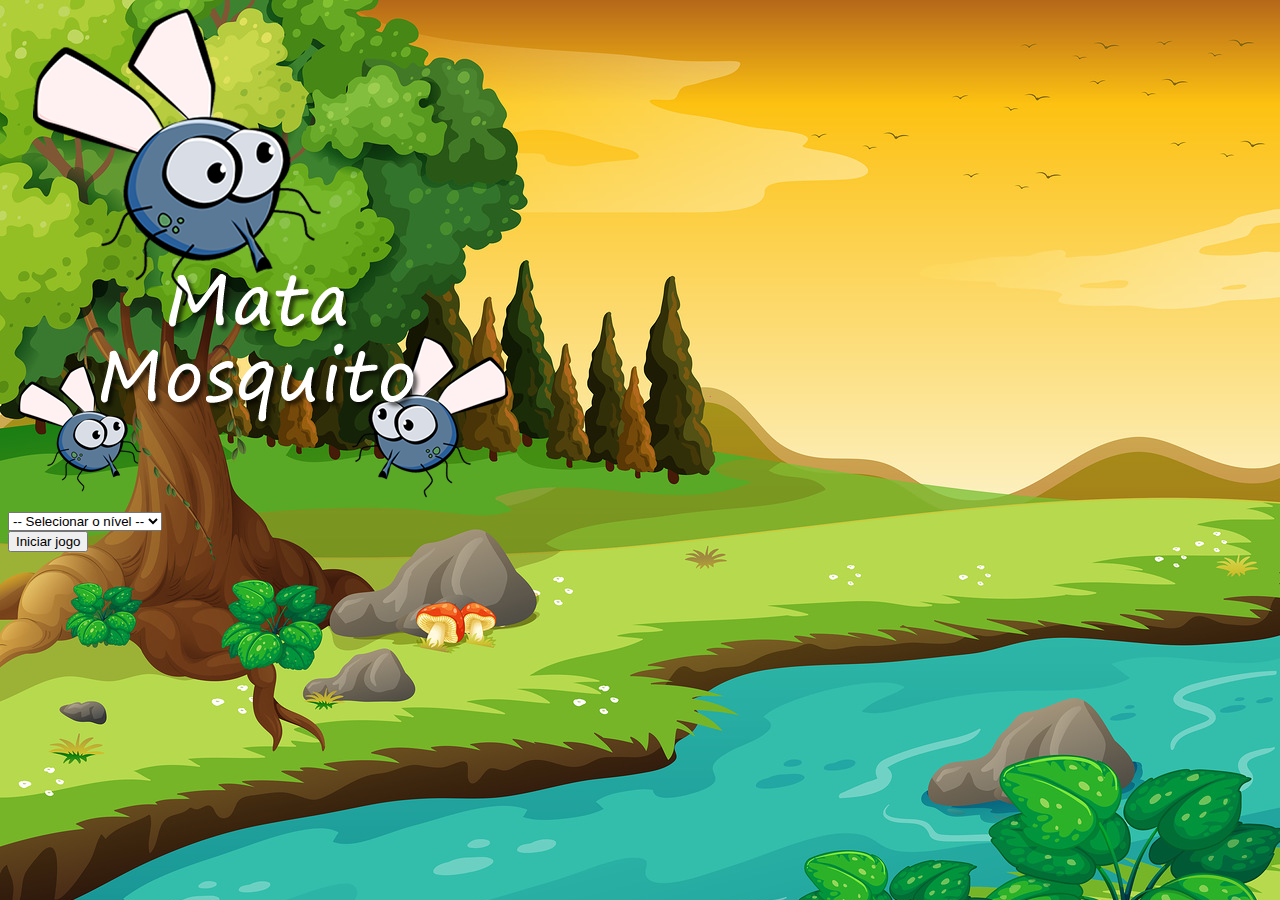
<file: index.html>
<!DOCTYPE html>
<html lang="pt-br">
    <head>
        <meta charset="UTF-8">
        <meta name="viewport" content="width=device-width, initial-scale=1.0">
        <title>Game Over - Mata Mosquito</title>

        <!-- bootstrap -->
        <link rel="stylesheet" href="https://stackpath.bootstrapcdn.com/bootstrap/4.5.0/css/bootstrap.min.css" integrity="sha384-9aIt2nRpC12Uk9gS9baDl411NQApFmC26EwAOH8WgZl5MYYxFfc+NcPb1dKGj7Sk" crossorigin="anonymous">
        <link rel="stylesheet" href="css/style.css">

        <script>
            function iniciarJogo() {
                var nivel = document
                    .getElementById('nivel')
                    .value

                if (nivel === '') {
                    alert('Selecione um nível')
                    return false
                } else {
                    window.location.href = "app.html?" + nivel
                }
            }
        </script>
    </head>
    <body>
        <div class="container">
            <div class="row">
                <div class="col">
                    <div class="d-flex justify-content-center">
                        <img src="assets/game.png" alt="game_over">
                    </div>
                </div>
            </div>

            <div class="row">
                <div class="col">
                    <div class="d-flex justify-content-center">
                        <div class="mb-2">
                            <select name="selecao" class="form-control" id="nivel">
                                <option value="">-- Selecionar o nível --</option>
                                <option value="Normal">Normal</option>
                                <option value="Dificil">Difícil</option>
                                <option value="ChuckNorris">Chuck Norris</option>
                            </select>
                        </div>
                    </div>
                </div>
            </div>

            <div class="row">
                <div class="col">
                    <div class="d-flex justify-content-center">
                        <button class="btn btn-danger btn-lg" onclick="iniciarJogo()">Iniciar jogo</button>
                    </div>
                </div>
            </div>
        </div>
    </body>
</html>
</file>
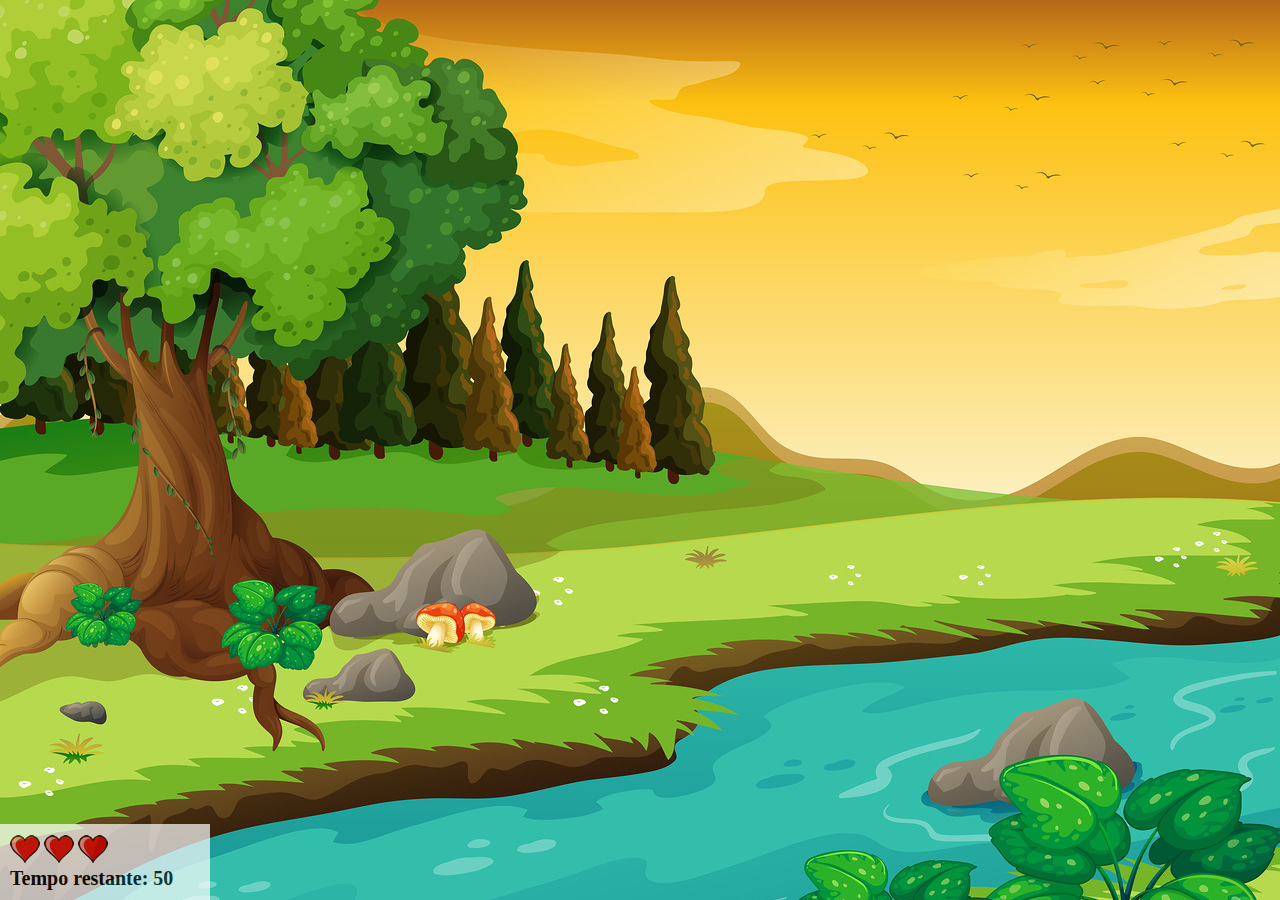
<file: app.html>
<!DOCTYPE html>
<html lang="pt-br">
    <head>
        <meta charset="UTF-8">
        <meta name="viewport" content="width=device-width, initial-scale=1.0">
        <title>Game Mata Mosquito</title>

        <link rel="stylesheet" href="css/style.css">
        <script src="js/scripts.js"></script>
    </head>
    <body onresize="ajustaTamanhoPalcoJogo()">
        <div class="painel">
            <div class="vidas">
                <img id="l1" src="assets/coracao_cheio.png" alt="heart">  
                <img id="l2" src="assets/coracao_cheio.png" alt="heart">
                <img id="l3" src="assets/coracao_cheio.png" alt="heart">              
            </div>

            <div class="cronometro">Tempo restante: <span id="cronometro"></span></div>
        </div>

        <script>
            document.getElementById('cronometro').innerHTML = tempo

            var criaMosquito = setInterval(function () {
                posicaoRandomica()
            }, criaMosquitoTempo)
        </script>
    </body>
</html>
</file>
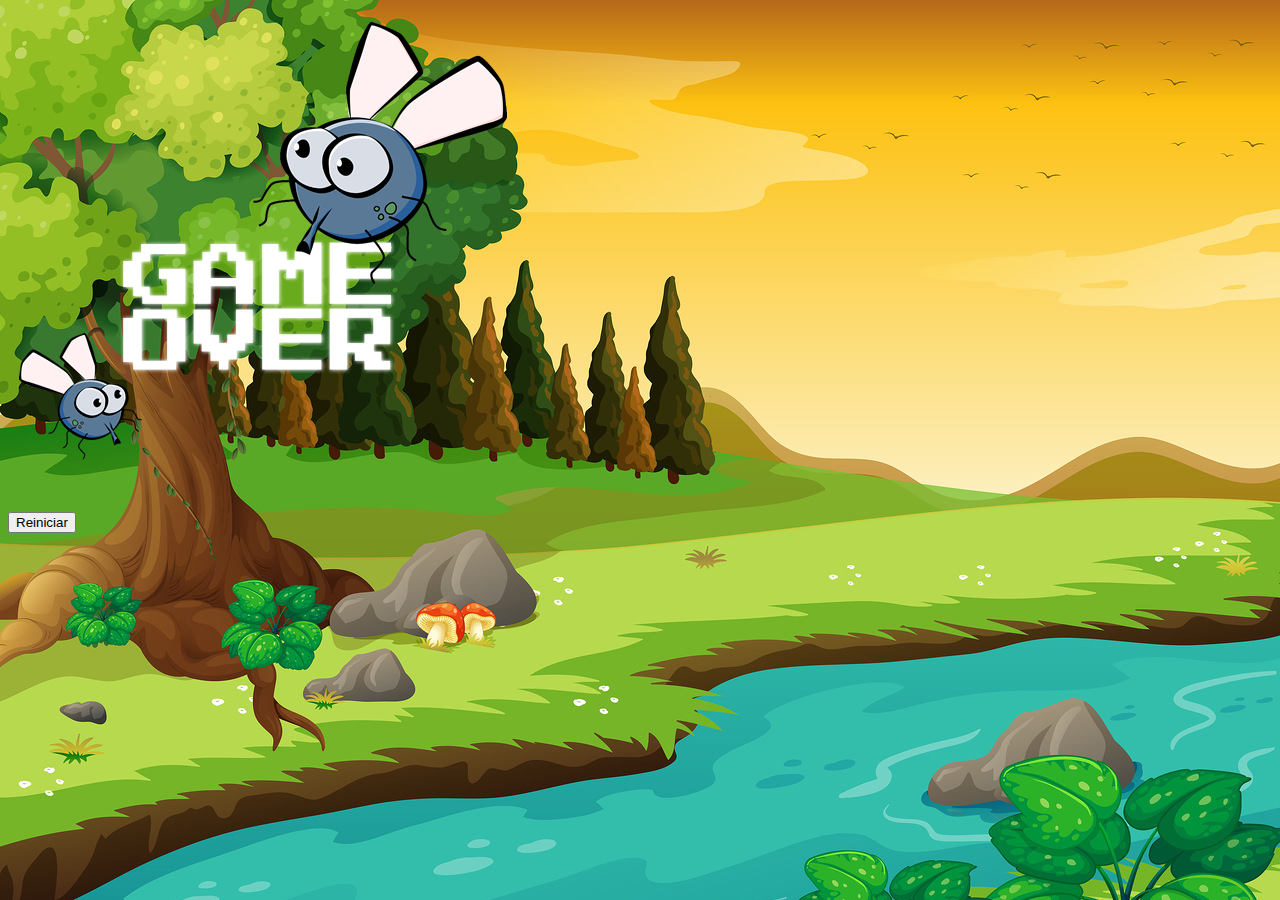
<file: game_over.html>
<!DOCTYPE html>
<html lang="pt-br">
<head>
    <meta charset="UTF-8">
    <meta name="viewport" content="width=device-width, initial-scale=1.0">
    <title>Game Over - Mata Mosquito</title>

    <!-- bootstrap -->
    <link rel="stylesheet" href="https://stackpath.bootstrapcdn.com/bootstrap/4.5.0/css/bootstrap.min.css" integrity="sha384-9aIt2nRpC12Uk9gS9baDl411NQApFmC26EwAOH8WgZl5MYYxFfc+NcPb1dKGj7Sk" crossorigin="anonymous">
    <link rel="stylesheet" href="css/style.css">
</head>
<body>
    <div class="container">
        <div class="row">
            <div class="col">
                <div class="d-flex justify-content-center">
                    <img src="assets/game_over.png" alt="game_over">
                </div>
            </div>
        </div>

        <div class="row">
            <div class="col">
                <div class="d-flex justify-content-center">
                    <button class="btn btn-dark btn-lg" onclick="window.location.href = 'index.html'">Reiniciar</button>
                </div>
            </div>
        </div>
    </div>
</body>
</html>
</file>
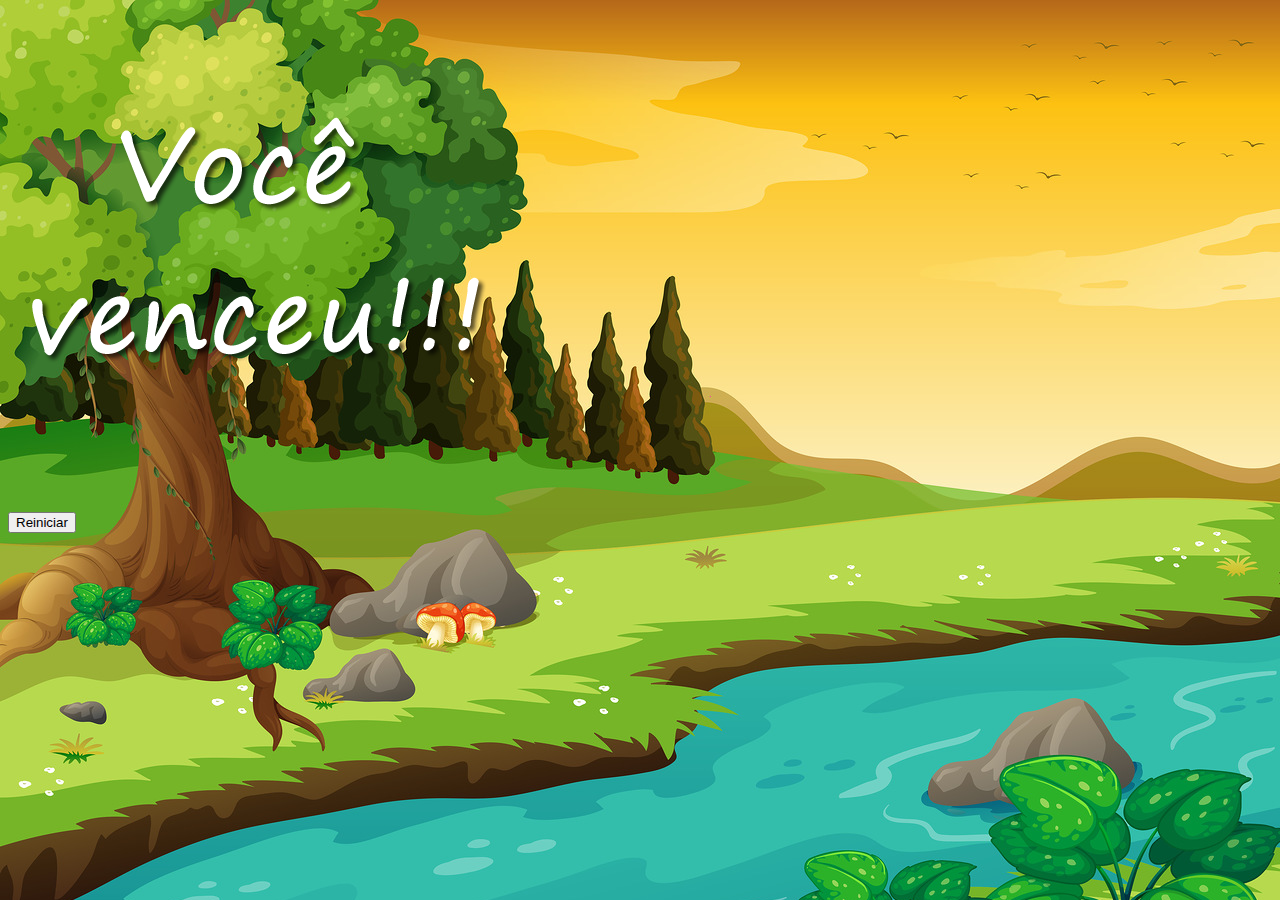
<file: win.html>
<!DOCTYPE html>
<html lang="pt-br">
<head>
    <meta charset="UTF-8">
    <meta name="viewport" content="width=device-width, initial-scale=1.0">
    <title>Game Over - Mata Mosquito</title>

    <!-- bootstrap -->
    <link rel="stylesheet" href="https://stackpath.bootstrapcdn.com/bootstrap/4.5.0/css/bootstrap.min.css" integrity="sha384-9aIt2nRpC12Uk9gS9baDl411NQApFmC26EwAOH8WgZl5MYYxFfc+NcPb1dKGj7Sk" crossorigin="anonymous">
    <link rel="stylesheet" href="css/style.css">
</head>
<body>
    <div class="container">
        <div class="row">
            <div class="col">
                <div class="d-flex justify-content-center">
                    <img src="assets/vitoria.png" alt="game_over">
                </div>
            </div>
        </div>

        <div class="row">
            <div class="col">
                <div class="d-flex justify-content-center">
                    <button class="btn btn-dark btn-lg" onclick="window.location.href = 'index.html'">Reiniciar</button>
                </div>
            </div>
        </div>
    </div>
</body>
</html>
</file>
<file: css/style.css>
html {
    cursor: url('../assets/mata_mosquito.png') 30 30, auto;
}

body {
    background-image: url(../assets/bg.jpg);
    background-repeat: no-repeat;
    background-size: cover;
}

.mosquito1{
    width: 50px;
    height: 50px;
}

.mosquito2{
    width: 70px;
    height: 70px;
}

.mosquito3{
    width: 90px;
    height: 90px;
}

.ladoA {
    transform: scaleX(1);
}

.ladoB {
    transform: scaleX(-1);
}

.painel {
    position: absolute;
    width: 190px;
    padding: 10px;
    left: 0px;
    bottom: 0px;
    border-top: solid 1px #FFF;
    background-color: #FFF;
    opacity: 0.7;
}

.vidas {
    float: left;
}

.cronometro {
    float: left;
    font-size: 20px;
    font-weight: bold;
}
</file>
